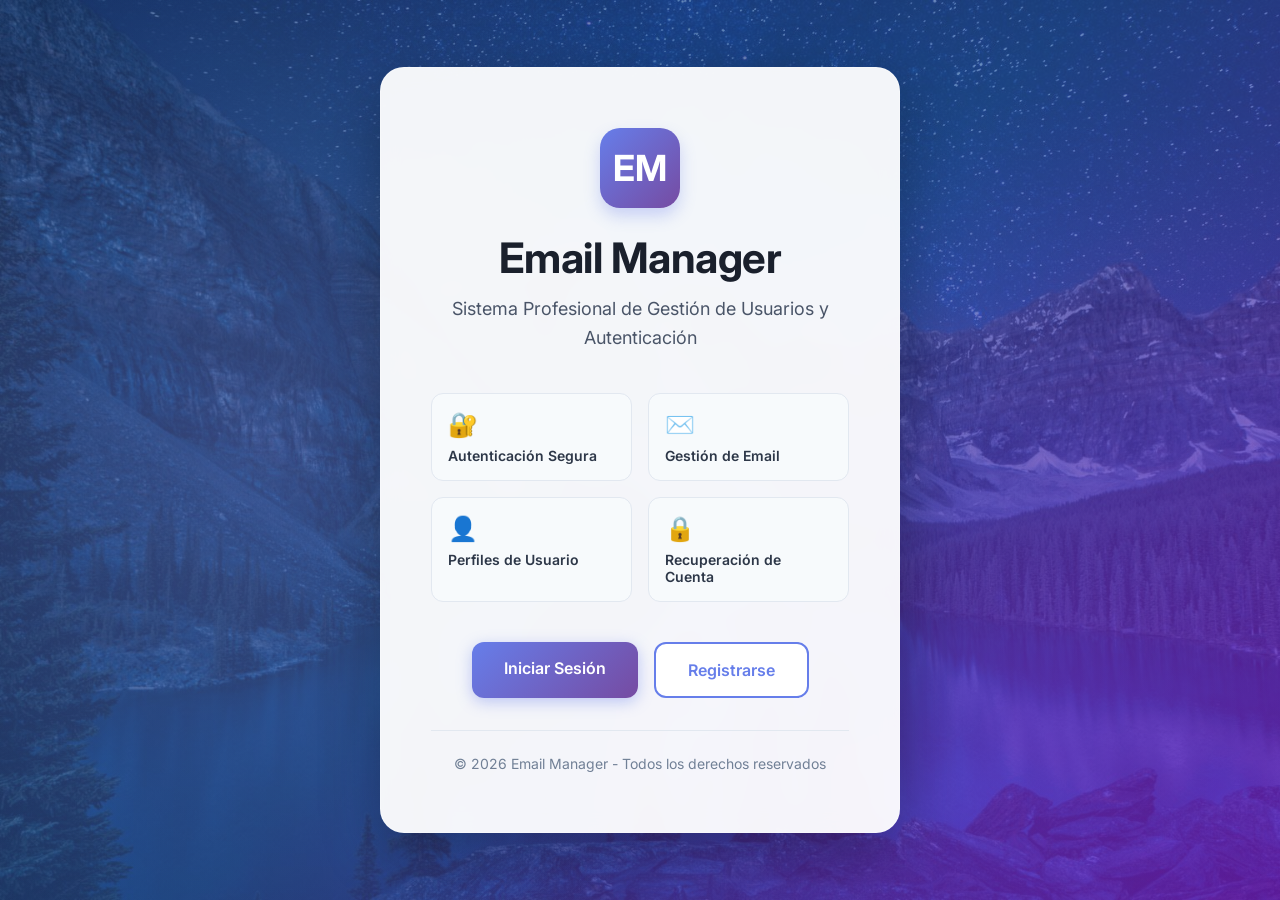
<file: index.html>
<!DOCTYPE html>
<html lang="es">

<head>
    <meta charset="UTF-8">
    <meta name="viewport" content="width=device-width, initial-scale=1.0">
    <title>Email Manager - Sistema Profesional</title>
    <link rel="stylesheet" href="assets/css/style.css">
    <link href="https://fonts.googleapis.com/css2?family=Inter:wght@300;400;600;700&display=swap" rel="stylesheet">
    <style>
        html,
        body {
            overflow: hidden;
            height: 100vh;
            margin: 0;
            padding: 0;
        }

        body {
            font-family: 'Inter', -apple-system, BlinkMacSystemFont, 'Segoe UI', sans-serif;
            background-image: url('public/backgroundImage.jpg');
            background-size: cover;
            background-position: center;
            background-attachment: fixed;
            position: relative;
        }

        body::before {
            content: '';
            position: absolute;
            top: 0;
            left: 0;
            right: 0;
            bottom: 0;
            background: linear-gradient(135deg, rgba(30, 60, 114, 0.65) 0%, rgba(42, 82, 152, 0.65) 50%, rgba(126, 34, 206, 0.65) 100%);
            pointer-events: none;
        }

        body::after {
            content: '';
            position: absolute;
            top: 0;
            left: 0;
            right: 0;
            bottom: 0;
            background:
                radial-gradient(circle at 20% 50%, rgba(120, 119, 198, 0.3) 0%, transparent 50%),
                radial-gradient(circle at 80% 80%, rgba(138, 43, 226, 0.3) 0%, transparent 50%);
            pointer-events: none;
        }

        .index-wrapper {
            min-height: 100vh;
            display: flex;
            align-items: center;
            justify-content: center;
            padding: 20px;
            position: relative;
            z-index: 1;
        }

        .index-container {
            background: rgba(255, 255, 255, 0.95);
            backdrop-filter: blur(10px);
            border-radius: 24px;
            padding: 60px 50px;
            box-shadow:
                0 20px 60px rgba(0, 0, 0, 0.3),
                0 0 1px rgba(255, 255, 255, 0.5) inset;
            max-width: 520px;
            width: 100%;
            text-align: center;
            border: 1px solid rgba(255, 255, 255, 0.2);
        }

        .logo {
            width: 80px;
            height: 80px;
            margin: 0 auto 24px;
            background: linear-gradient(135deg, #667eea 0%, #764ba2 100%);
            border-radius: 20px;
            display: flex;
            align-items: center;
            justify-content: center;
            font-size: 36px;
            color: white;
            font-weight: 700;
            box-shadow: 0 8px 16px rgba(102, 126, 234, 0.3);
        }

        .index-container h1 {
            color: #1a202c;
            font-size: 42px;
            font-weight: 700;
            margin-bottom: 12px;
            letter-spacing: -0.5px;
        }

        .index-container .subtitle {
            color: #4a5568;
            font-size: 18px;
            margin-bottom: 40px;
            font-weight: 400;
            line-height: 1.6;
        }

        .features {
            display: grid;
            grid-template-columns: repeat(2, 1fr);
            gap: 16px;
            margin-bottom: 40px;
            text-align: left;
        }

        .feature-item {
            background: #f7fafc;
            padding: 16px;
            border-radius: 12px;
            border: 1px solid #e2e8f0;
            transition: all 0.3s ease;
        }

        .feature-item:hover {
            transform: translateY(-2px);
            box-shadow: 0 4px 12px rgba(102, 126, 234, 0.15);
            border-color: #667eea;
        }

        .feature-icon {
            font-size: 24px;
            margin-bottom: 8px;
        }

        .feature-title {
            color: #2d3748;
            font-weight: 600;
            font-size: 14px;
            margin: 0;
        }

        .index-buttons {
            display: flex;
            gap: 16px;
            justify-content: center;
            flex-wrap: wrap;
        }

        .index-btn {
            padding: 16px 32px;
            border-radius: 12px;
            text-decoration: none;
            font-weight: 600;
            font-size: 16px;
            transition: all 0.3s ease;
            position: relative;
            overflow: hidden;
        }

        .index-btn-primary {
            background: linear-gradient(135deg, #667eea 0%, #764ba2 100%);
            color: white;
            box-shadow: 0 4px 15px rgba(102, 126, 234, 0.4);
        }

        .index-btn-primary:hover {
            transform: translateY(-3px);
            box-shadow: 0 8px 25px rgba(102, 126, 234, 0.5);
        }

        .index-btn-secondary {
            background: white;
            color: #667eea;
            border: 2px solid #667eea;
        }

        .index-btn-secondary:hover {
            background: #667eea;
            color: white;
            transform: translateY(-3px);
            box-shadow: 0 4px 15px rgba(102, 126, 234, 0.3);
        }

        .footer-text {
            margin-top: 32px;
            padding-top: 24px;
            border-top: 1px solid #e2e8f0;
            color: #718096;
            font-size: 14px;
        }

        @media (max-width: 480px) {
            .index-container {
                padding: 40px 30px;
            }

            .index-container h1 {
                font-size: 32px;
            }

            .features {
                grid-template-columns: 1fr;
            }

            .index-buttons {
                flex-direction: column;
            }

            .index-btn {
                width: 100%;
            }
        }
    </style>
</head>

<body>
    <div class="index-wrapper">
        <div class="index-container">
            <div class="logo">EM</div>
            <h1>Email Manager</h1>
            <p class="subtitle">Sistema Profesional de Gestión de Usuarios y Autenticación</p>

            <div class="features">
                <div class="feature-item">
                    <div class="feature-icon">🔐</div>
                    <p class="feature-title">Autenticación Segura</p>
                </div>
                <div class="feature-item">
                    <div class="feature-icon">✉️</div>
                    <p class="feature-title">Gestión de Email</p>
                </div>
                <div class="feature-item">
                    <div class="feature-icon">👤</div>
                    <p class="feature-title">Perfiles de Usuario</p>
                </div>
                <div class="feature-item">
                    <div class="feature-icon">🔒</div>
                    <p class="feature-title">Recuperación de Cuenta</p>
                </div>
            </div>

            <div class="index-buttons">
                <a href="views/Auth/login.html" class="index-btn index-btn-primary">Iniciar Sesión</a>
                <a href="views/Auth/register.html" class="index-btn index-btn-secondary">Registrarse</a>
            </div>

            <p class="footer-text">© 2026 Email Manager - Todos los derechos reservados</p>
        </div>
    </div>
</body>

</html>
</file>
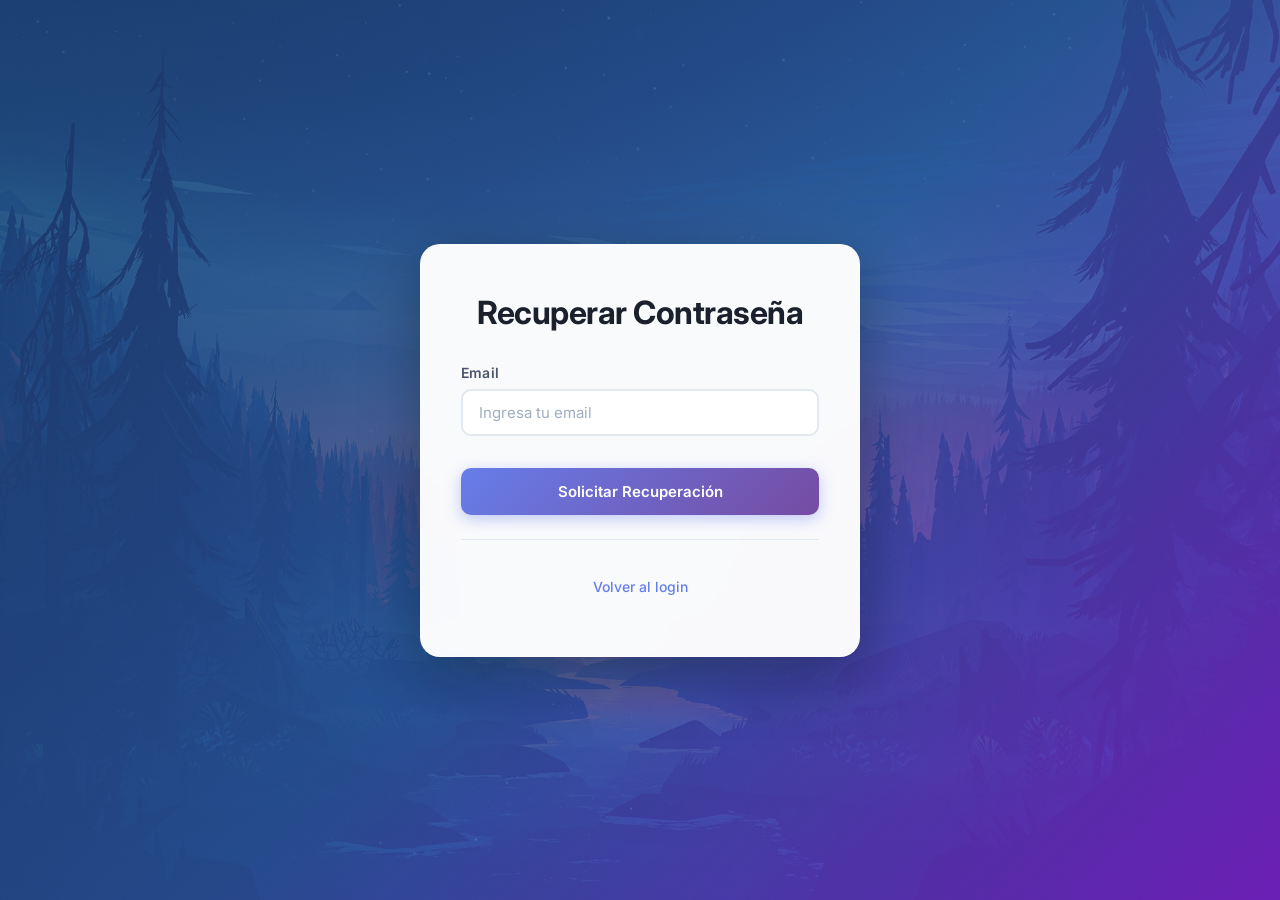
<file: views/Auth/forgot_password.html>
<!DOCTYPE html>
<html lang="es">

<head>
    <meta charset="UTF-8">
    <meta name="viewport" content="width=device-width, initial-scale=1.0">
    <title>Recuperar Contraseña</title>
    <link rel="stylesheet" href="../../assets/css/style.css">
    <style>
        body {
            background-image: url('../../public/ForgetemailPassword.jpg');
            background-size: cover;
            background-position: center;
            background-attachment: fixed;
        }

        body::before {
            content: '';
            position: absolute;
            top: 0;
            left: 0;
            right: 0;
            bottom: 0;
            background: linear-gradient(135deg, rgba(30, 60, 114, 0.85) 0%, rgba(42, 82, 152, 0.85) 50%, rgba(126, 34, 206, 0.85) 100%);
            pointer-events: none;
            z-index: 0;
        }

        .container {
            position: relative;
            z-index: 1;
        }
    </style>
</head>

<body>
    <div class="container">
        <h1>Recuperar Contraseña</h1>

        <form action="../../src/Controllers/Auth/forgot_password.php" method="POST">
            <div class="form-group">
                <label for="email">Email</label>
                <input type="email" id="email" name="email" placeholder="Ingresa tu email" required>
            </div>

            <button type="submit">Solicitar Recuperación</button>
        </form>

        <div class="links">
            <p><a href="login.html">Volver al login</a></p>
        </div>
    </div>
</body>

</html>
</file>
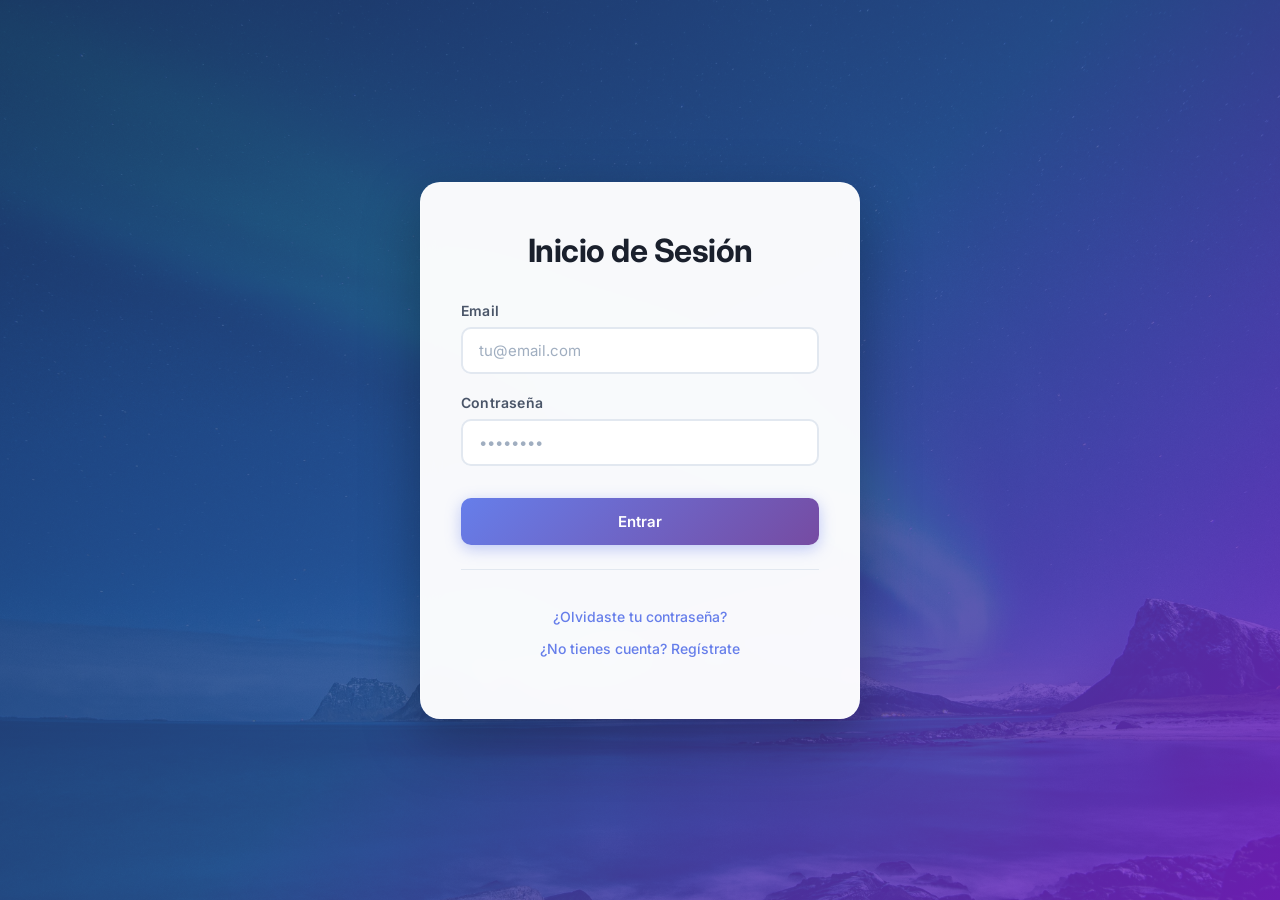
<file: views/Auth/login.html>
<!DOCTYPE html>
<html lang="es">

<head>
    <meta charset="UTF-8">
    <meta name="viewport" content="width=device-width, initial-scale=1.0">
    <title>Inicio de Sesión</title>
    <link rel="stylesheet" href="../../assets/css/style.css">
    <style>
        body {
            background-image: url('../../public/loginImage.jpg');
            background-size: cover;
            background-position: center;
            background-attachment: fixed;
        }

        body::before {
            content: '';
            position: absolute;
            top: 0;
            left: 0;
            right: 0;
            bottom: 0;
            background: linear-gradient(135deg, rgba(30, 60, 114, 0.85) 0%, rgba(42, 82, 152, 0.85) 50%, rgba(126, 34, 206, 0.85) 100%);
            pointer-events: none;
            z-index: 0;
        }

        .container {
            position: relative;
            z-index: 1;
        }
    </style>
</head>

<body>
    <div class="container">
        <h1>Inicio de Sesión</h1>

        <form action="../../src/Controllers/Auth/login.php" method="POST">
            <div class="form-group">
                <label for="email">Email</label>
                <input type="email" id="email" name="email" placeholder="tu@email.com" required>
            </div>

            <div class="form-group">
                <label for="password">Contraseña</label>
                <input type="password" id="password" name="password" placeholder="••••••••" required>
            </div>

            <button type="submit">Entrar</button>
        </form>

        <div class="links">
            <p><a href="forgot_password.html">¿Olvidaste tu contraseña?</a></p>
            <p><a href="register.html">¿No tienes cuenta? Regístrate</a></p>
        </div>
    </div>
</body>

</html>
</file>
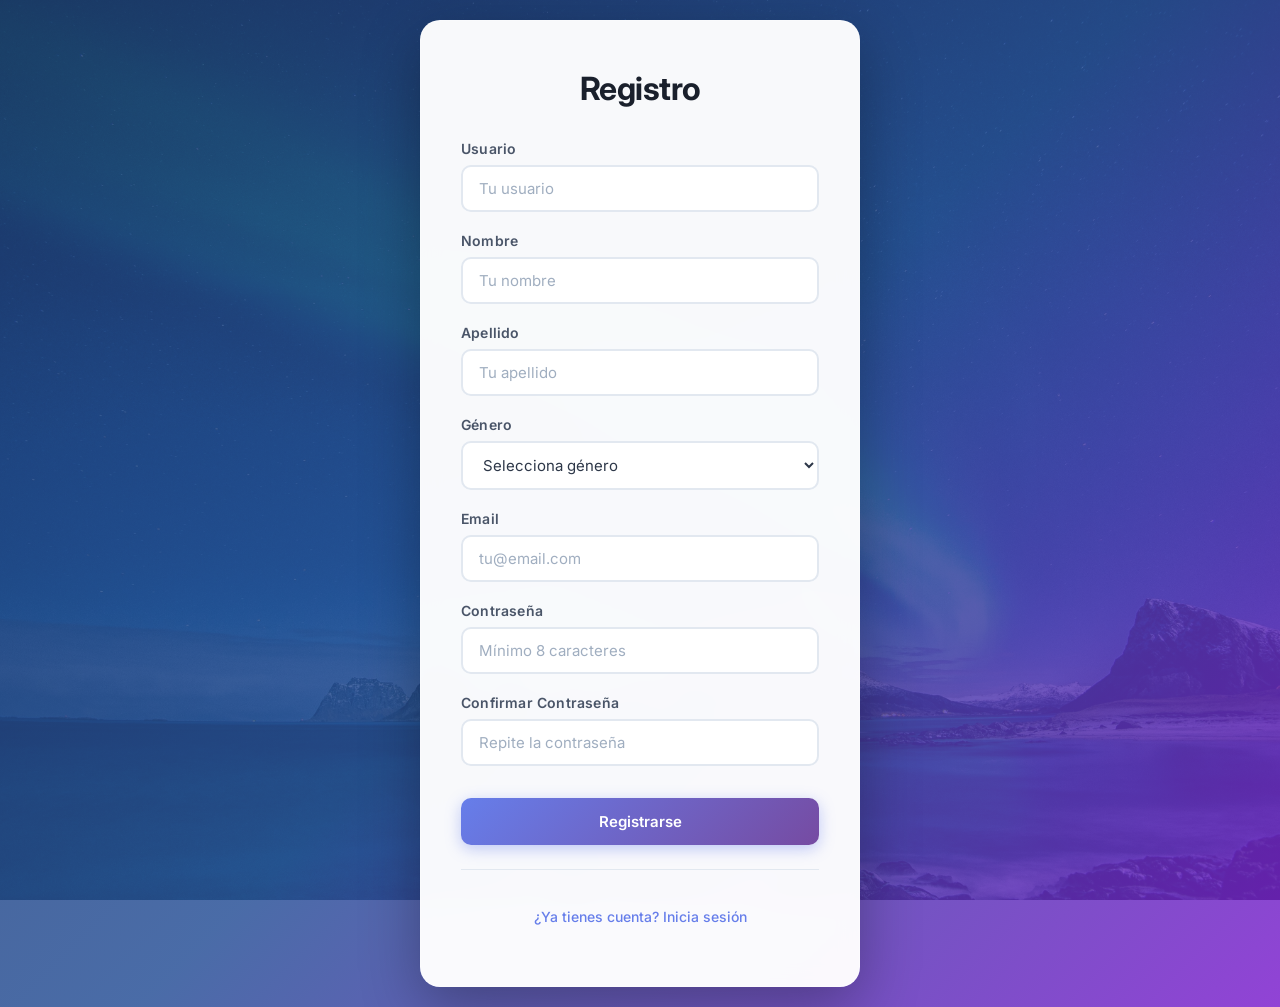
<file: views/Auth/register.html>
<!DOCTYPE html>
<html lang="es">

<head>
    <meta charset="UTF-8">
    <meta name="viewport" content="width=device-width, initial-scale=1.0">
    <title>Registro</title>
    <link rel="stylesheet" href="../../assets/css/style.css">
    <style>
        body {
            background-image: url('../../public/loginImage.jpg');
            background-size: cover;
            background-position: center;
            background-attachment: fixed;
        }

        body::before {
            content: '';
            position: absolute;
            top: 0;
            left: 0;
            right: 0;
            bottom: 0;
            background: linear-gradient(135deg, rgba(30, 60, 114, 0.85) 0%, rgba(42, 82, 152, 0.85) 50%, rgba(126, 34, 206, 0.85) 100%);
            pointer-events: none;
            z-index: 0;
        }

        .container {
            position: relative;
            z-index: 1;
        }
    </style>
</head>

<body>
    <div class="container">
        <h1>Registro</h1>

        <form action="../../src/Controllers/Auth/register.php" method="POST">
            <div class="form-group">
                <label for="username">Usuario</label>
                <input type="text" id="username" name="username" placeholder="Tu usuario" required>
            </div>

            <div class="form-group">
                <label for="name">Nombre</label>
                <input type="text" id="name" name="name" placeholder="Tu nombre" required>
            </div>

            <div class="form-group">
                <label for="surname">Apellido</label>
                <input type="text" id="surname" name="surname" placeholder="Tu apellido" required>
            </div>

            <div class="form-group">
                <label for="genre">Género</label>
                <select id="genre" name="genre" required>
                    <option value="">Selecciona género</option>
                    <option value="M">Masculino</option>
                    <option value="F">Femenino</option>
                    <option value="O">Otro</option>
                </select>
            </div>

            <div class="form-group">
                <label for="email">Email</label>
                <input type="email" id="email" name="email" placeholder="tu@email.com" required>
            </div>

            <div class="form-group">
                <label for="password">Contraseña</label>
                <input type="password" id="password" name="password" placeholder="Mínimo 8 caracteres" required>
            </div>

            <div class="form-group">
                <label for="password_confirm">Confirmar Contraseña</label>
                <input type="password" id="password_confirm" name="password_confirm" placeholder="Repite la contraseña"
                    required>
            </div>

            <button type="submit">Registrarse</button>
        </form>

        <div class="links">
            <p><a href="login.html">¿Ya tienes cuenta? Inicia sesión</a></p>
        </div>
    </div>
</body>

</html>
</file>
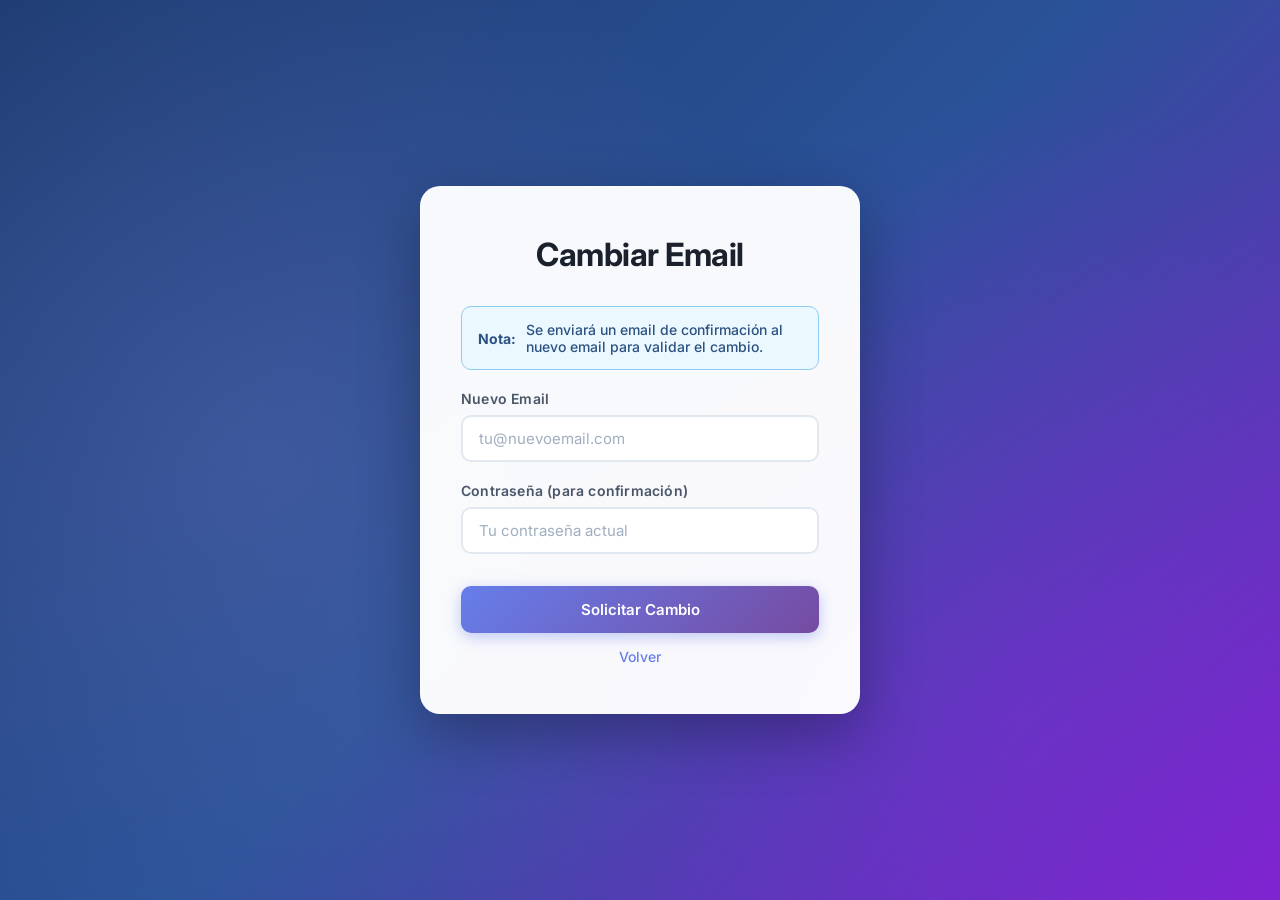
<file: views/Dashboard/change_email.html>
<!DOCTYPE html>
<html lang="es">
<head>
    <meta charset="UTF-8">
    <meta name="viewport" content="width=device-width, initial-scale=1.0">
    <title>Cambiar Email</title>
    <link rel="stylesheet" href="../../assets/css/style.css">
</head>
<body>
    <div class="container">
        <h1>Cambiar Email</h1>
        
        <div class="alert alert-info" style="margin-bottom: 20px;">
            <strong>Nota:</strong> Se enviará un email de confirmación al nuevo email para validar el cambio.
        </div>
        
        <form action="../../src/Controllers/Dashboard/change_email.php" method="POST">
            <div class="form-group">
                <label for="new_email">Nuevo Email</label>
                <input type="email" id="new_email" name="new_email" placeholder="tu@nuevoemail.com" required>
            </div>
            
            <div class="form-group">
                <label for="password">Contraseña (para confirmación)</label>
                <input type="password" id="password" name="password" placeholder="Tu contraseña actual" required>
            </div>
            
            <button type="submit">Solicitar Cambio</button>
            <a href="dashboard.html" style="display:block; text-align:center; margin-top:15px;">Volver</a>
        </form>
    </div>
</body>
</html>
</file>
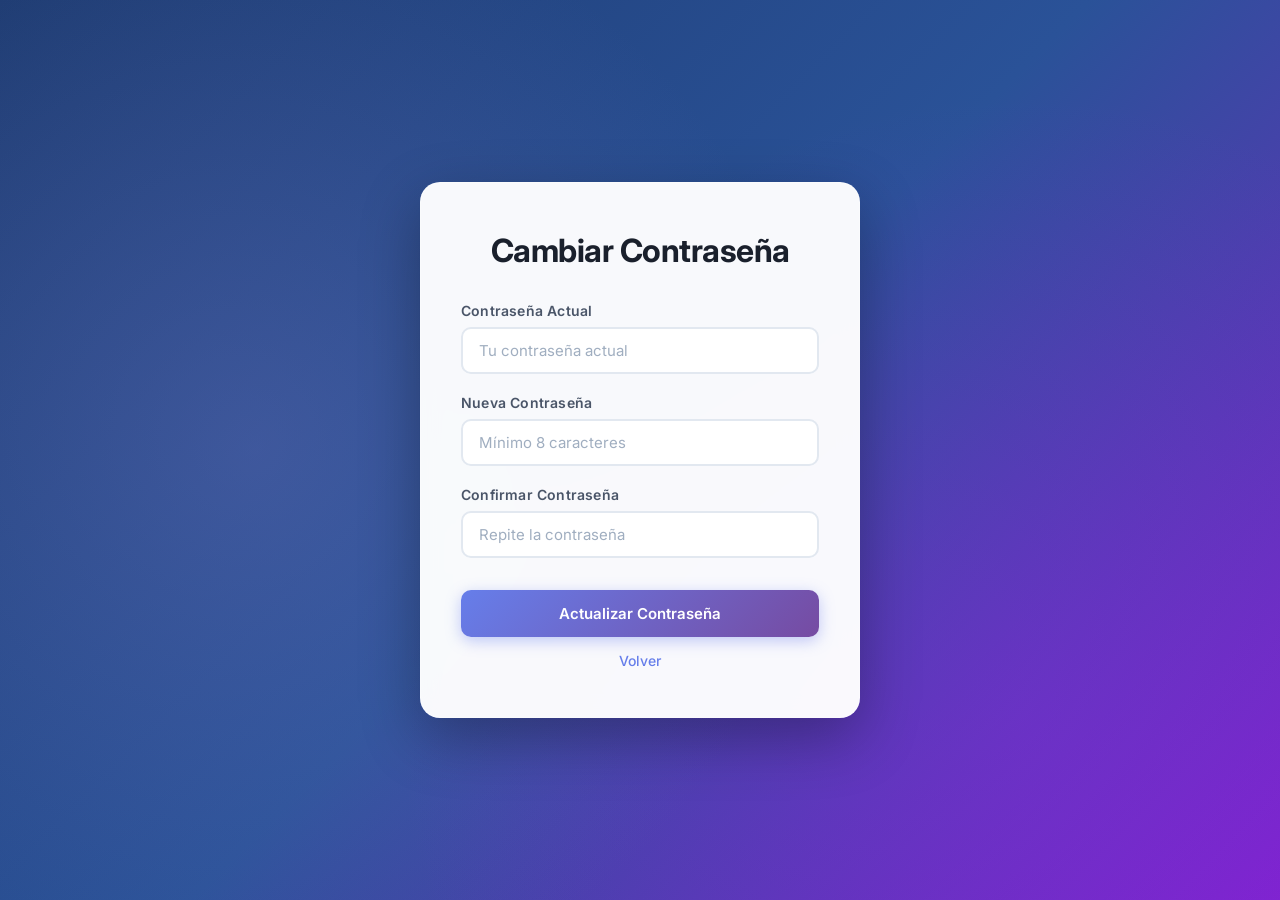
<file: views/Dashboard/change_password.html>
<!DOCTYPE html>
<html lang="es">
<head>
    <meta charset="UTF-8">
    <meta name="viewport" content="width=device-width, initial-scale=1.0">
    <title>Cambiar Contraseña</title>
    <link rel="stylesheet" href="../../assets/css/style.css">
</head>
<body>
    <div class="container">
        <h1>Cambiar Contraseña</h1>
        
        <form action="../../src/Controllers/Dashboard/change_password.php" method="POST">
            <div class="form-group">
                <label for="current_password">Contraseña Actual</label>
                <input type="password" id="current_password" name="current_password" placeholder="Tu contraseña actual" required>
            </div>
            
            <div class="form-group">
                <label for="new_password">Nueva Contraseña</label>
                <input type="password" id="new_password" name="new_password" placeholder="Mínimo 8 caracteres" required>
            </div>
            
            <div class="form-group">
                <label for="confirm_password">Confirmar Contraseña</label>
                <input type="password" id="confirm_password" name="confirm_password" placeholder="Repite la contraseña" required>
            </div>
            
            <button type="submit">Actualizar Contraseña</button>
            <a href="dashboard.html" style="display:block; text-align:center; margin-top:15px;">Volver</a>
        </form>
    </div>
</body>
</html>
</file>
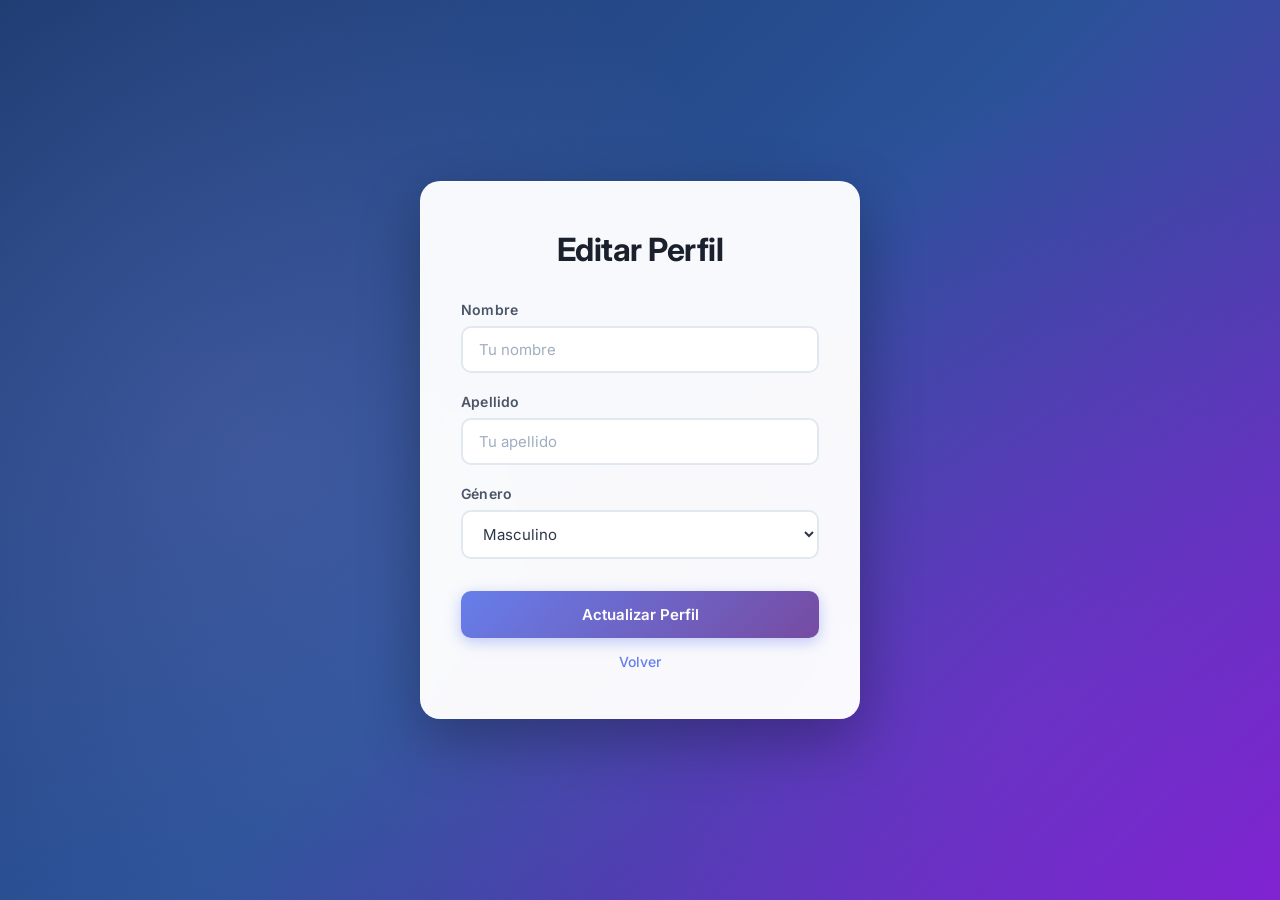
<file: views/Dashboard/edit_profile.html>
<!DOCTYPE html>
<html lang="es">
<head>
    <meta charset="UTF-8">
    <meta name="viewport" content="width=device-width, initial-scale=1.0">
    <title>Editar Perfil</title>
    <link rel="stylesheet" href="../../assets/css/style.css">
</head>
<body>
    <div class="container">
        <h1>Editar Perfil</h1>
        
        <form action="../../src/Controllers/Dashboard/edit_profile.php" method="POST">
            <div class="form-group">
                <label for="name">Nombre</label>
                <input type="text" id="name" name="name" placeholder="Tu nombre" required>
            </div>
            
            <div class="form-group">
                <label for="surname">Apellido</label>
                <input type="text" id="surname" name="surname" placeholder="Tu apellido" required>
            </div>
            
            <div class="form-group">
                <label for="genre">Género</label>
                <select id="genre" name="genre" required>
                    <option value="M">Masculino</option>
                    <option value="F">Femenino</option>
                    <option value="O">Otro</option>
                </select>
            </div>
            
            <button type="submit">Actualizar Perfil</button>
            <a href="dashboard.html" style="display:block; text-align:center; margin-top:15px;">Volver</a>
        </form>
    </div>
</body>
</html>
</file>
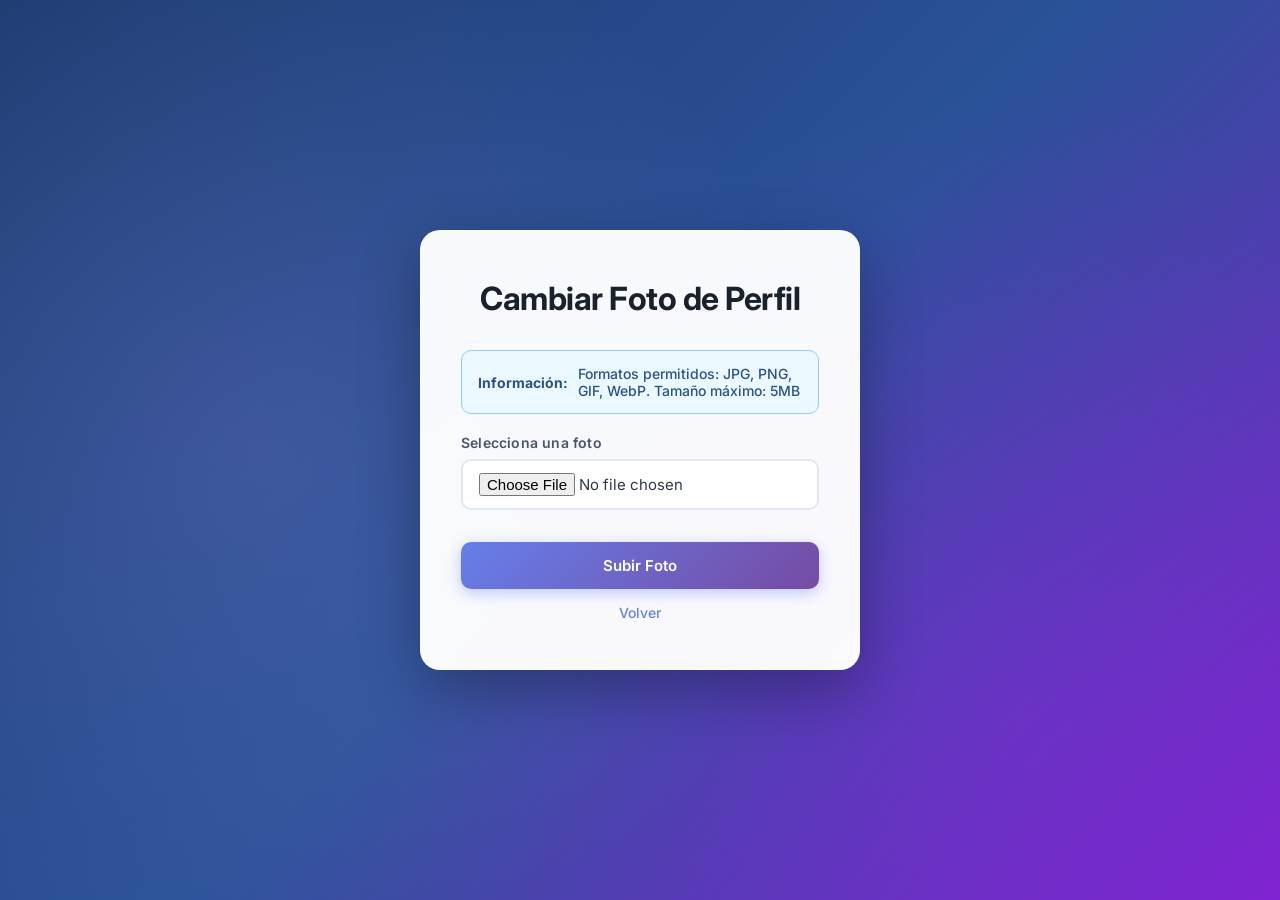
<file: views/Dashboard/upload_photo.html>
<!DOCTYPE html>
<html lang="es">
<head>
    <meta charset="UTF-8">
    <meta name="viewport" content="width=device-width, initial-scale=1.0">
    <title>Cambiar Foto</title>
    <link rel="stylesheet" href="../../assets/css/style.css">
</head>
<body>
    <div class="container">
        <h1>Cambiar Foto de Perfil</h1>
        
        <div class="alert alert-info" style="margin-bottom: 20px;">
            <strong>Información:</strong> Formatos permitidos: JPG, PNG, GIF, WebP. Tamaño máximo: 5MB
        </div>
        
        <form action="../../src/Controllers/Dashboard/upload_photo.php" method="POST" enctype="multipart/form-data">
            <div class="form-group">
                <label for="photo">Selecciona una foto</label>
                <input type="file" id="photo" name="photo" accept="image/*" required>
            </div>
            
            <button type="submit">Subir Foto</button>
            <a href="dashboard.html" style="display:block; text-align:center; margin-top:15px;">Volver</a>
        </form>
    </div>
</body>
</html>
</file>
<file: assets/css/style.css>
/* Global Styles */
@import url('https://fonts.googleapis.com/css2?family=Inter:wght@300;400;600;700&display=swap');

* {
    margin: 0;
    padding: 0;
    box-sizing: border-box;
}

body {
    font-family: 'Inter', -apple-system, BlinkMacSystemFont, 'Segoe UI', Roboto, sans-serif;
    background: linear-gradient(135deg, #1e3c72 0%, #2a5298 50%, #7e22ce 100%);
    min-height: 100vh;
    display: flex;
    align-items: center;
    justify-content: center;
    position: relative;
    padding: 20px;
}

body::before {
    content: '';
    position: absolute;
    top: 0;
    left: 0;
    right: 0;
    bottom: 0;
    background: 
        radial-gradient(circle at 20% 50%, rgba(120, 119, 198, 0.3) 0%, transparent 50%),
        radial-gradient(circle at 80% 80%, rgba(138, 43, 226, 0.3) 0%, transparent 50%);
    pointer-events: none;
}

.container {
    background: rgba(255, 255, 255, 0.97);
    backdrop-filter: blur(10px);
    padding: 48px 40px;
    border-radius: 20px;
    box-shadow: 
        0 20px 60px rgba(0, 0, 0, 0.3),
        0 0 1px rgba(255, 255, 255, 0.5) inset;
    width: 100%;
    max-width: 440px;
    position: relative;
    z-index: 1;
    border: 1px solid rgba(255, 255, 255, 0.2);
}

h1 {
    color: #1a202c;
    margin-bottom: 32px;
    text-align: center;
    font-size: 32px;
    font-weight: 700;
    letter-spacing: -0.5px;
}

h2 {
    color: #2d3748;
    margin-bottom: 24px;
    font-size: 26px;
    font-weight: 700;
    letter-spacing: -0.3px;
}

h3 {
    color: #4a5568;
    margin-bottom: 16px;
    font-size: 20px;
    font-weight: 600;
}

/* Forms */
form {
    display: flex;
    flex-direction: column;
}

.form-group {
    margin-bottom: 20px;
}

label {
    display: block;
    margin-bottom: 8px;
    color: #4a5568;
    font-weight: 600;
    font-size: 14px;
    letter-spacing: 0.2px;
}

input[type="email"],
input[type="password"],
input[type="text"],
input[type="file"],
select {
    width: 100%;
    padding: 12px 16px;
    border: 2px solid #e2e8f0;
    border-radius: 10px;
    font-size: 15px;
    font-family: inherit;
    transition: all 0.3s ease;
    background: white;
    color: #2d3748;
}

input[type="email"]:focus,
input[type="password"]:focus,
input[type="text"]:focus,
input[type="file"]:focus,
select:focus {
    outline: none;
    border-color: #667eea;
    box-shadow: 0 0 0 4px rgba(102, 126, 234, 0.1);
    background: #ffffff;
}

input[type="email"]::placeholder,
input[type="password"]::placeholder,
input[type="text"]::placeholder {
    color: #a0aec0;
}

/* Buttons */
button {
    background: linear-gradient(135deg, #667eea 0%, #764ba2 100%);
    color: white;
    padding: 14px 20px;
    border: none;
    border-radius: 10px;
    font-size: 15px;
    font-weight: 600;
    cursor: pointer;
    transition: all 0.3s ease;
    margin-top: 12px;
    box-shadow: 0 4px 15px rgba(102, 126, 234, 0.4);
    font-family: inherit;
}

button:hover {
    transform: translateY(-2px);
    box-shadow: 0 8px 25px rgba(102, 126, 234, 0.5);
}

button:active {
    transform: translateY(0);
    box-shadow: 0 4px 15px rgba(102, 126, 234, 0.4);
}

button:disabled {
    opacity: 0.6;
    cursor: not-allowed;
    transform: none;
}

/* Messages */
.alert {
    padding: 14px 16px;
    border-radius: 10px;
    margin-bottom: 24px;
    font-size: 14px;
    font-weight: 500;
    display: flex;
    align-items: center;
    gap: 10px;
}

.alert-error {
    background: #fee;
    color: #c53030;
    border: 1px solid #fc8181;
}

.alert-success {
    background: #f0fff4;
    color: #2f855a;
    border: 1px solid #9ae6b4;
}

.alert-info {
    background: #ebf8ff;
    color: #2c5282;
    border: 1px solid #90cdf4;
}

/* Links */
a {
    color: #667eea;
    text-decoration: none;
    transition: all 0.3s ease;
    font-size: 14px;
    font-weight: 500;
}

a:hover {
    color: #764ba2;
    text-decoration: underline;
}

.links {
    margin-top: 24px;
    text-align: center;
    border-top: 1px solid #e2e8f0;
    padding-top: 24px;
}

.links p {
    margin: 12px 0;
    color: #718096;
}

/* Responsive */
@media (max-width: 480px) {
    body {
        padding: 15px;
    }
    
    .container {
        padding: 32px 24px;
        max-width: 100%;
        margin: 0;
        border-radius: 16px;
    }
    
    h1 {
        font-size: 28px;
    }
    
    h2 {
        font-size: 22px;
    }
}

/* Additional Utilities */
.text-center {
    text-align: center;
}

.text-muted {
    color: #718096;
}

.mt-2 {
    margin-top: 8px;
}

.mt-4 {
    margin-top: 16px;
}

.mb-2 {
    margin-bottom: 8px;
}

.mb-4 {
    margin-bottom: 16px;
}
</file>
